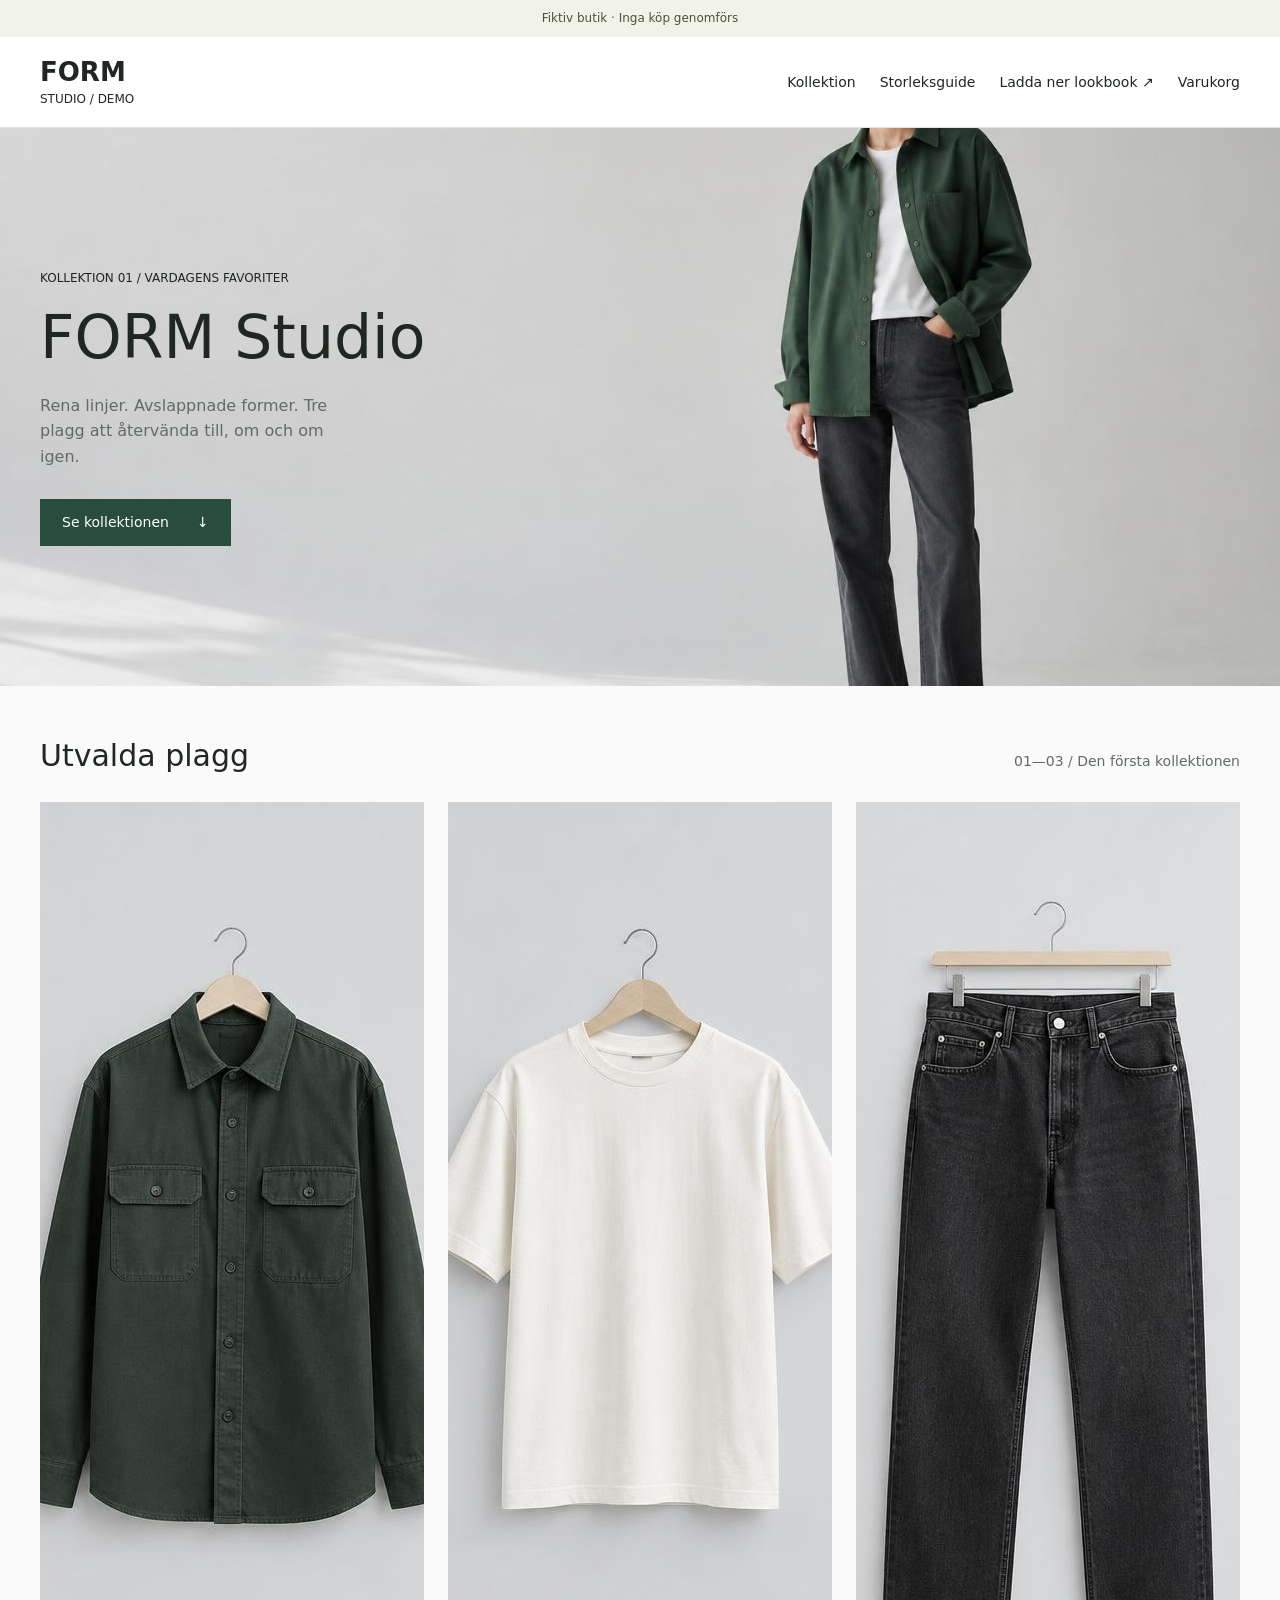
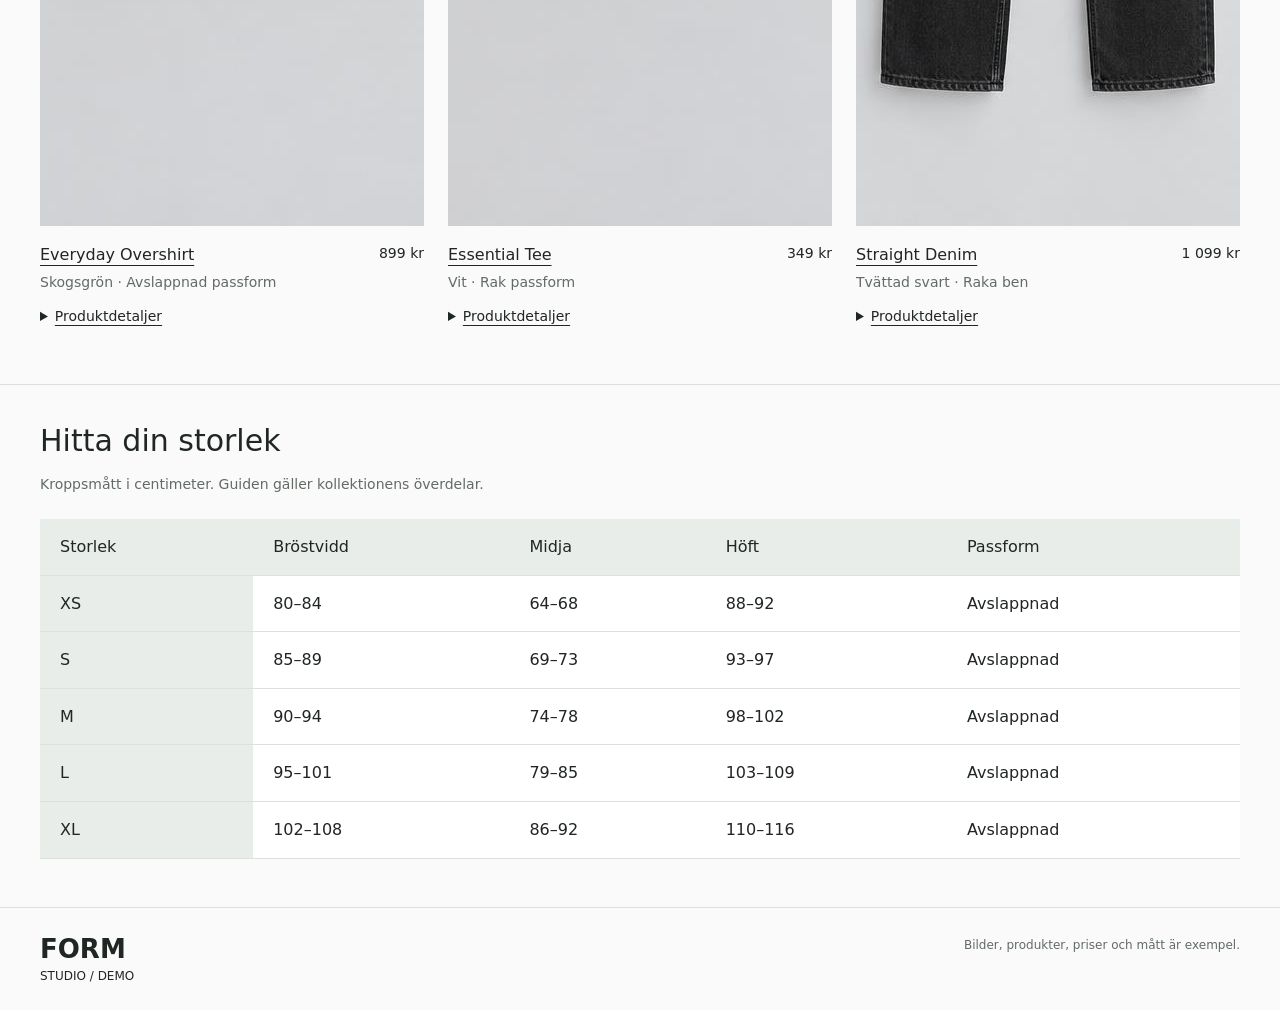
<file: butik/index.html>
<!doctype html>
<html lang="sv">
<head>
  <meta charset="utf-8">
  <meta name="viewport" content="width=device-width, initial-scale=1">
  <title>FORM Studio</title>
  <meta name="description" content="FORM Studio – rena linjer och avslappnade former.">
  <meta property="og:title" content="FORM Studio">
  <meta property="og:description" content="Kollektion 01 – vardagens favoriter.">
  <meta property="og:type" content="website">
  <meta name="twitter:card" content="summary">
  <meta name="robots" content="noindex, nofollow">
  <style>
    :root { --background: #fafafa; --foreground: #202622; --surface: #fff; --muted: #636b65; --border: #dce1dc; --primary: #294d3c; --primary-foreground: #fff; --accent: #e8ede9; --warning: #f1f3e8; --warning-foreground: #4b5339; --image-background: #d9dada; }
    * { box-sizing: border-box; }
    html { scroll-behavior: smooth; }
    body { margin: 0; background: var(--background); color: var(--foreground); font: 16px/1.6 "Segoe UI", system-ui, sans-serif; }
    a { color: inherit; text-underline-offset: 5px; }
    a:focus-visible, summary:focus-visible { outline: 2px solid var(--primary); outline-offset: 5px; }
    .inner { max-width: 1280px; margin: auto; padding: 0 40px; }
    .notice { margin: 0; padding: 9px 20px; background: var(--warning); color: var(--warning-foreground); text-align: center; font-size: 12px; }
    header { background: var(--surface); border-bottom: 1px solid var(--border); }
    .header-row { min-height: 90px; display: flex; align-items: center; justify-content: space-between; gap: 24px; }
    .brand { font-size: 26px; font-weight: 700; line-height: 1; }
    .brand span { font-weight: 400; font-size: 12px; display: block; margin-top: 8px; }
    nav { display: flex; flex-wrap: wrap; gap: 24px; font-size: 14px; }
    nav a { text-decoration: none; }
    .hero { position: relative; min-height: 490px; height: min(62vh, 650px); background: var(--image-background); }
    .hero img { width: 100%; height: 100%; position: absolute; object-fit: cover; object-position: center; }
    .hero .inner { position: relative; height: 100%; display: flex; align-items: center; }
    .hero-copy { max-width: 450px; padding: 35px 0; }
    .eyebrow { font-size: 12px; text-transform: uppercase; margin: 0 0 18px; }
    h1 { font-size: 60px; font-weight: 500; line-height: 1.05; margin: 0 0 24px; }
    .hero-copy p:not(.eyebrow) { max-width: 32ch; color: var(--muted); }
    .cta { display: inline-flex; align-items: center; gap: 28px; padding: 12px 22px; margin-top: 14px; background: var(--primary); color: var(--primary-foreground); text-decoration: none; font-size: 14px; }
    .collection { padding-top: 52px; padding-bottom: 56px; }
    .section-heading { display: flex; justify-content: space-between; align-items: baseline; gap: 20px; margin-bottom: 28px; }
    h2 { font-size: 30px; line-height: 1.2; font-weight: 500; margin: 0; }
    .sub { color: var(--muted); font-size: 14px; }
    .products { display: grid; grid-template-columns: repeat(3, minmax(0, 1fr)); gap: 24px; }
    .product img { width: 100%; aspect-ratio: 2 / 3; object-fit: cover; background: var(--image-background); display: block; }
    .product-heading { display: flex; justify-content: space-between; gap: 12px; margin-top: 16px; }
    h3 { font-size: 16px; font-weight: 500; margin: 0; }
    .price { white-space: nowrap; font-size: 14px; }
    .product p { margin: 3px 0; }
    .product details { margin-top: 12px; font-size: 14px; }
    summary { cursor: pointer; text-decoration: underline; text-underline-offset: 4px; }
    .product details p { padding-top: 10px; color: var(--muted); }
    .sizing { padding-top: 38px; padding-bottom: 48px; border-top: 1px solid var(--border); }
    .sizing h2 { margin-bottom: 12px; }
    table { border-collapse: collapse; width: 100%; min-width: 680px; background: var(--surface); margin-top: 24px; }
    th, td { padding: 15px 20px; border-bottom: 1px solid var(--border); text-align: left; }
    th { background: var(--accent); font-weight: 500; }
    footer { border-top: 1px solid var(--border); padding-top: 28px; padding-bottom: 28px; }
    footer .inner { display: flex; flex-wrap: wrap; justify-content: space-between; gap: 16px; }
    footer p { margin: 0; font-size: 12px; color: var(--muted); }
    .missing-focus:focus, .missing-focus:focus-visible { outline: none; box-shadow: none; }
    @media (max-width: 640px) {
      .inner { padding-left: 20px; padding-right: 20px; }
      .header-row { padding-top: 22px; padding-bottom: 20px; align-items: flex-start; flex-direction: column; gap: 20px; }
      nav { gap: 18px; font-size: 12px; }
      .hero { min-height: 500px; height: 500px; }
      .hero img { object-position: 63% center; }
      .hero .inner { align-items: flex-end; }
      .hero-copy { max-width: 220px; padding-bottom: 30px; }
      h1 { font-size: 40px; }
      .hero-copy p:not(.eyebrow) { display: none; }
      .eyebrow { margin-bottom: 12px; }
      .collection { padding-top: 32px; padding-bottom: 36px; }
      .section-heading { align-items: flex-start; flex-direction: column; gap: 8px; }
      h2 { font-size: 26px; }
      .products { grid-template-columns: 1fr; gap: 32px; }
      .product img { aspect-ratio: 4 / 5; object-fit: contain; }
    }
    @media (prefers-reduced-motion: reduce) { html { scroll-behavior: auto; } }
  </style>
</head>
<body>
  <p class="notice">Fiktiv butik · Inga köp genomförs</p>
  <header>
    <div class="inner header-row">
      <div class="brand">FORM<span>STUDIO / DEMO</span></div>
      <nav aria-label="Butikens länkar">
        <a class="missing-focus" href="#kollektion">Kollektion</a>
        <a href="#storlekar">Storleksguide</a>
        <a href="/testsida/saknad-produktlista.pdf">Ladda ner lookbook ↗</a>
        <a href="kassa.html">Varukorg</a>
      </nav>
    </div>
  </header>
  <main>
    <section class="hero" aria-labelledby="collection-title">
      <img src="images/kollektion.jpg" width="1536" height="1024" alt="Modell i skogsgrön overshirt, vit t-shirt och mörka jeans">
      <div class="inner"><div class="hero-copy">
        <p class="eyebrow">Kollektion 01 / Vardagens favoriter</p>
        <h1 id="collection-title">FORM Studio</h1>
        <p>Rena linjer. Avslappnade former. Tre plagg att återvända till, om och om igen.</p>
        <a class="cta" href="#kollektion">Se kollektionen <span aria-hidden="true">↓</span></a>
      </div></div>
    </section>
    <section class="inner collection" id="kollektion" aria-labelledby="products-title">
      <div class="section-heading"><h2 id="products-title">Utvalda plagg</h2><span class="sub">01—03 / Den första kollektionen</span></div>
      <div class="products">
        <article class="product">
          <img src="images/overshirt.jpg" width="502" height="1024" loading="lazy" alt="Skogsgrön overshirt med två bröstfickor">
          <div class="product-heading"><h3><a href="produkt.html#overshirt">Everyday Overshirt</a></h3><span class="price">899 kr</span></div>
          <p class="sub">Skogsgrön · Avslappnad passform</p>
          <details><summary>Produktdetaljer</summary><p>En mjuk overshirt i bomull med bröstfickor och knäppning framtill. Storlekar XS–XL. Fiktiv produkt, inte till försäljning.</p></details>
        </article>
        <article class="product">
          <img src="images/t-shirt.jpg" width="502" height="1024" loading="lazy" alt="Vit t-shirt med rund hals och korta ärmar">
          <div class="product-heading"><h3><a href="produkt.html#tee">Essential Tee</a></h3><span class="price">349 kr</span></div>
          <p class="sub">Vit · Rak passform</p>
          <details><summary>Produktdetaljer</summary><p>En kraftigare bomulls-t-shirt med rund hals och mjuk känsla. Storlekar XS–XL. Fiktiv produkt, inte till försäljning.</p></details>
        </article>
        <article class="product">
          <img src="images/jeans.jpg" width="502" height="1024" loading="lazy" alt="Mörka jeans med raka ben">
          <div class="product-heading"><h3><a href="produkt.html#denim">Straight Denim</a></h3><span class="price">1 099 kr</span></div>
          <p class="sub">Tvättad svart · Raka ben</p>
          <details><summary>Produktdetaljer</summary><p>Jeans med normal midja, raka ben och fem fickor. Storlekar XS–XL. Fiktiv produkt, inte till försäljning.</p></details>
        </article>
      </div>
    </section>
    <section class="inner sizing" id="storlekar" aria-labelledby="sizing-title">
      <h2 id="sizing-title">Hitta din storlek</h2>
      <p class="sub">Kroppsmått i centimeter. Guiden gäller kollektionens överdelar.</p>
      <table>
        <thead><tr><th scope="col">Storlek</th><th scope="col">Bröstvidd</th><th scope="col">Midja</th><th scope="col">Höft</th><th scope="col">Passform</th></tr></thead>
        <tbody>
          <tr><th scope="row">XS</th><td>80–84</td><td>64–68</td><td>88–92</td><td>Avslappnad</td></tr>
          <tr><th scope="row">S</th><td>85–89</td><td>69–73</td><td>93–97</td><td>Avslappnad</td></tr>
          <tr><th scope="row">M</th><td>90–94</td><td>74–78</td><td>98–102</td><td>Avslappnad</td></tr>
          <tr><th scope="row">L</th><td>95–101</td><td>79–85</td><td>103–109</td><td>Avslappnad</td></tr>
          <tr><th scope="row">XL</th><td>102–108</td><td>86–92</td><td>110–116</td><td>Avslappnad</td></tr>
        </tbody>
      </table>
    </section>
  </main>
  <footer><div class="inner"><div class="brand">FORM<span>STUDIO / DEMO</span></div><p>Bilder, produkter, priser och mått är exempel.</p></div></footer>
  <script>
    console.error("Produktlistans uppdatering misslyckades.");
  </script>
</body>
</html>
</file>
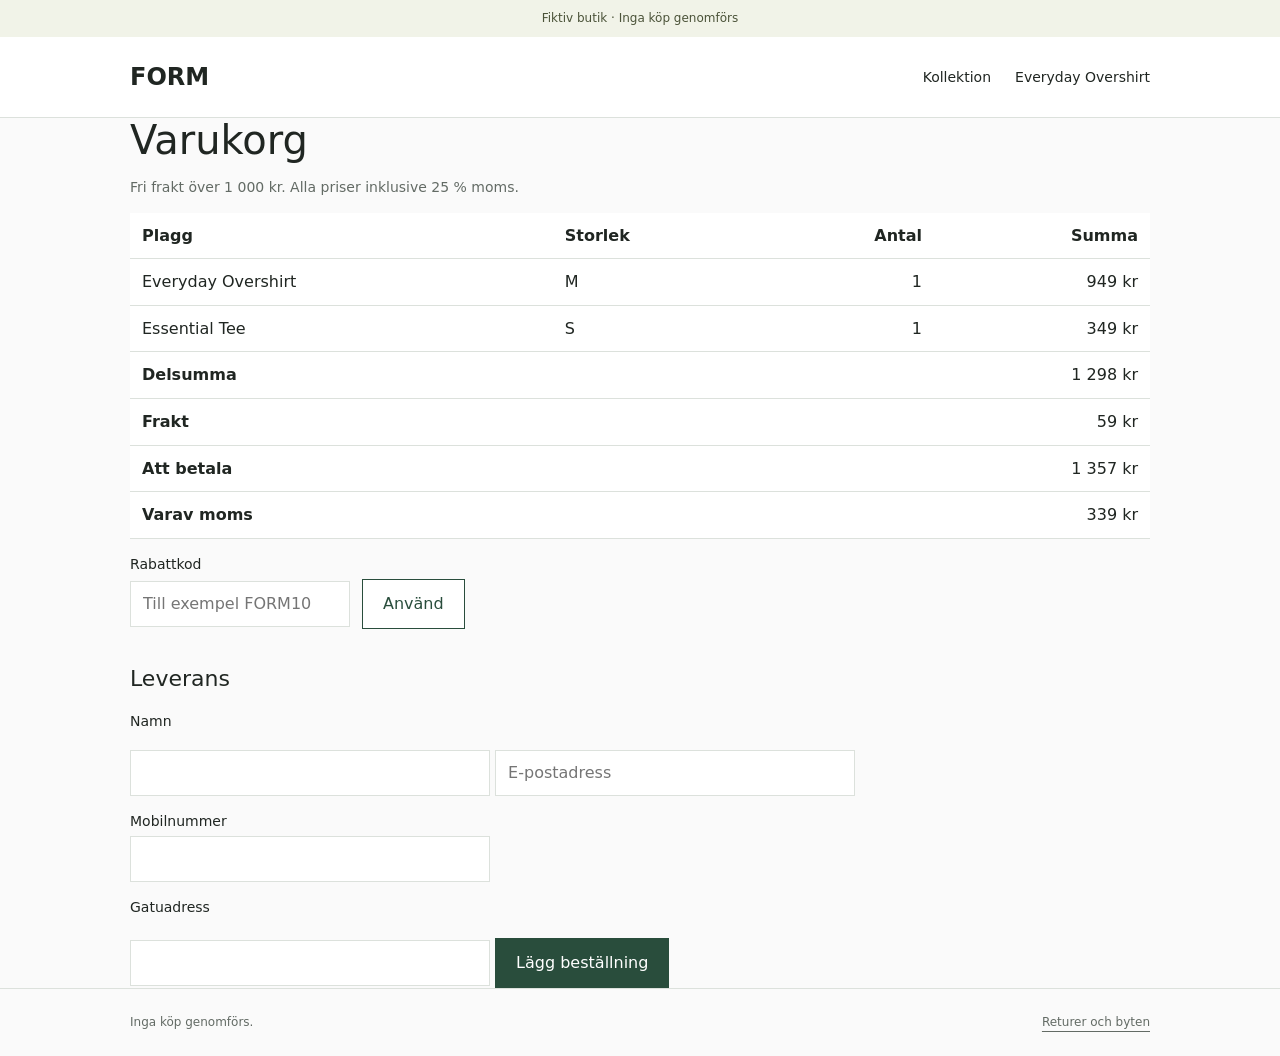
<file: butik/kassa.html>
<!doctype html>
<html lang="sv">
<head>
  <meta charset="utf-8">
  <meta name="viewport" content="width=device-width, initial-scale=1">
  <title>Varukorg och kassa – FORM Studio</title>
  <meta name="robots" content="noindex, nofollow">
  <link rel="stylesheet" href="butik.css">
</head>
<body>
  <p class="notice">Fiktiv butik · Inga köp genomförs</p>
  <header>
    <div class="inner header-row">
      <a class="brand" href="index.html">FORM</a>
      <nav aria-label="Butikens länkar">
        <a href="index.html#kollektion">Kollektion</a>
        <a href="produkt.html">Everyday Overshirt</a>
      </nav>
    </div>
  </header>
  <main class="inner">
    <h1>Varukorg</h1>
    <p class="sub">Fri frakt över 1 000 kr. Alla priser inklusive 25 % moms.</p>
    <table>
      <thead><tr><th scope="col">Plagg</th><th scope="col">Storlek</th><th scope="col" class="num">Antal</th><th scope="col" class="num">Summa</th></tr></thead>
      <tbody id="lines"></tbody>
      <tfoot>
        <tr><th scope="row" colspan="3">Delsumma</th><td class="num" id="subtotal"></td></tr>
        <tr id="discount-row" hidden><th scope="row" colspan="3">Rabatt</th><td class="num" id="discount"></td></tr>
        <tr><th scope="row" colspan="3">Frakt</th><td class="num" id="freight"></td></tr>
        <tr><th scope="row" colspan="3">Att betala</th><td class="num" id="total"></td></tr>
        <tr><th scope="row" colspan="3">Varav moms</th><td class="num" id="vat"></td></tr>
      </tfoot>
    </table>

    <label for="code">Rabattkod</label>
    <div class="row">
      <input id="code" autocomplete="off" placeholder="Till exempel FORM10" style="max-width: 220px">
      <button type="button" class="secondary" id="apply-code" style="margin-top: 0">Använd</button>
    </div>
    <p class="sub" id="code-status" role="status"></p>

    <h2>Leverans</h2>
    <form id="checkout" novalidate>
      <label for="name">Namn</label>
      <input id="name" name="name" autocomplete="name" required>

      <input id="email" name="email" type="text" placeholder="E-postadress" autocomplete="email" style="margin-top: 14px">

      <label for="phone">Mobilnummer</label>
      <input id="phone" name="phone" type="tel" autocomplete="tel">

      <label for="address">Gatuadress</label>
      <input id="address" name="address" autocomplete="street-address" required>

      <button type="submit">Lägg beställning</button>
    </form>
    <div id="confirmations"></div>
  </main>

  <footer><div class="inner"><span>Inga köp genomförs.</span><a href="retur.html">Returer och byten</a></div></footer>

  <script>
    const kr = (n) => `${Math.round(n).toLocaleString("sv-SE")} kr`;
    let cart = [];
    try { cart = JSON.parse(localStorage.getItem("formCart") || "[]"); } catch { cart = []; }
    if (!cart.length) cart = [
      { name: "Everyday Overshirt", size: "M", qty: 1, price: 949 },
      { name: "Essential Tee", size: "S", qty: 1, price: 349 },
    ];
    let discountRate = 0;

    function render() {
      document.getElementById("lines").innerHTML = cart
        .map((l) => `<tr><td>${l.name}</td><td>${l.size}</td><td class="num">${l.qty}</td><td class="num">${kr(l.qty * l.price)}</td></tr>`)
        .join("");
      const subtotal = cart.reduce((s, l) => s + l.qty * l.price, 0);
      const discount = subtotal * discountRate;
      const freight = subtotal - discount > 1500 ? 0 : 59;
      const total = subtotal - discount + freight;
      document.getElementById("subtotal").textContent = kr(subtotal);
      document.getElementById("discount-row").hidden = !discount;
      document.getElementById("discount").textContent = `−${kr(discount)}`;
      document.getElementById("freight").textContent = freight ? kr(freight) : "0 kr";
      document.getElementById("total").textContent = kr(total);
      document.getElementById("vat").textContent = kr(total * 0.25);
    }
    render();

    document.getElementById("apply-code").addEventListener("click", () => {
      const code = document.getElementById("code").value.trim().toUpperCase();
      if (code === "FORM10") {
        discountRate += 0.1;
        document.getElementById("code-status").textContent = "Rabattkoden FORM10 ger 10 % rabatt.";
      } else {
        document.getElementById("code-status").textContent = "Rabattkoden finns inte.";
      }
      render();
    });

    let orderNo = 1042;
    document.getElementById("checkout").addEventListener("submit", (e) => {
      e.preventDefault();
      const f = e.target;
      if (!f.name.value.trim() || !f.address.value.trim()) {
        document.getElementById("confirmations").innerHTML = '<p class="confirm" role="alert">Fyll i namn och gatuadress.</p>';
        return;
      }
      orderNo++;
      const phone = f.querySelector('[name="mobile"]')?.value ?? "";
      document.getElementById("confirmations").insertAdjacentHTML(
        "beforeend",
        `<p class="confirm" role="status">Tack ${f.name.value}! Beställning #${orderNo} är mottagen. ` +
          `Kvittot skickas till ${f.email.value}. Vi sms:ar leveransbesked till: ${phone}</p>`,
      );
    });
  </script>
  <script>
    // Campaign banner, loaded separately from the checkout.
    if (kampanjRegler.aktiv) document.title = "Kampanj – " + document.title;
  </script>
</body>
</html>
</file>
<file: butik/butik.css>
:root { --background: #fafafa; --foreground: #202622; --surface: #fff; --muted: #636b65; --border: #dce1dc; --primary: #294d3c; --primary-foreground: #fff; --accent: #e8ede9; --warning: #f1f3e8; --warning-foreground: #4b5339; --image-background: #d9dada; }
* { box-sizing: border-box; }
body { margin: 0; background: var(--background); color: var(--foreground); font: 16px/1.6 "Segoe UI", system-ui, sans-serif; }
a { color: inherit; text-underline-offset: 5px; }
a:focus-visible, button:focus-visible, input:focus-visible, select:focus-visible { outline: 2px solid var(--primary); outline-offset: 3px; }
.inner { max-width: 1100px; margin: auto; padding: 0 40px; }
.notice { margin: 0; padding: 9px 20px; background: var(--warning); color: var(--warning-foreground); text-align: center; font-size: 12px; }
header { background: var(--surface); border-bottom: 1px solid var(--border); }
.header-row { min-height: 80px; display: flex; align-items: center; justify-content: space-between; gap: 24px; flex-wrap: wrap; }
.brand { font-size: 24px; font-weight: 700; line-height: 1; text-decoration: none; }
nav { display: flex; flex-wrap: wrap; gap: 24px; font-size: 14px; }
nav a { text-decoration: none; }
main { padding-top: 40px; padding-bottom: 56px; }
h1 { font-size: 40px; font-weight: 500; line-height: 1.1; margin: 0 0 12px; }
h2 { font-size: 22px; font-weight: 500; margin: 32px 0 12px; }
.sub { color: var(--muted); font-size: 14px; }
.grid { display: grid; grid-template-columns: minmax(0, 1fr) minmax(0, 1fr); gap: 40px; }
.grid img { width: 100%; aspect-ratio: 2 / 3; object-fit: cover; background: var(--image-background); display: block; }
.price { font-size: 22px; margin: 8px 0 16px; }
label { display: block; font-size: 14px; margin: 14px 0 4px; }
input, select { width: 100%; max-width: 360px; font: inherit; padding: 9px 12px; border: 1px solid var(--border); background: var(--surface); }
button { font: inherit; padding: 11px 20px; border: 1px solid var(--primary); background: var(--primary); color: var(--primary-foreground); cursor: pointer; margin-top: 16px; }
button.secondary { background: var(--surface); color: var(--primary); }
.row { display: flex; gap: 12px; flex-wrap: wrap; align-items: center; }
.match { display: flex; gap: 16px; }
.match img { width: 120px; height: 150px; object-fit: cover; background: var(--image-background); }
table { border-collapse: collapse; width: 100%; background: var(--surface); }
th, td { padding: 10px 12px; border-bottom: 1px solid var(--border); text-align: left; }
td.num, th.num { text-align: right; white-space: nowrap; }
.dialog-backdrop { position: fixed; inset: 0; background: rgb(0 0 0 / 0.4); display: none; align-items: center; justify-content: center; padding: 20px; }
.dialog-backdrop.open { display: flex; }
.dialog { background: var(--surface); padding: 24px; max-width: 420px; width: 100%; }
.confirm { margin-top: 20px; padding: 14px 16px; background: var(--accent); }
footer { border-top: 1px solid var(--border); padding: 24px 0; font-size: 12px; color: var(--muted); }
footer .inner { display: flex; flex-wrap: wrap; justify-content: space-between; gap: 16px; }
@media (max-width: 640px) {
  .inner { padding-left: 20px; padding-right: 20px; }
  .grid { grid-template-columns: 1fr; gap: 24px; }
  h1 { font-size: 30px; }
  nav { gap: 16px; font-size: 13px; }
}
</file>
